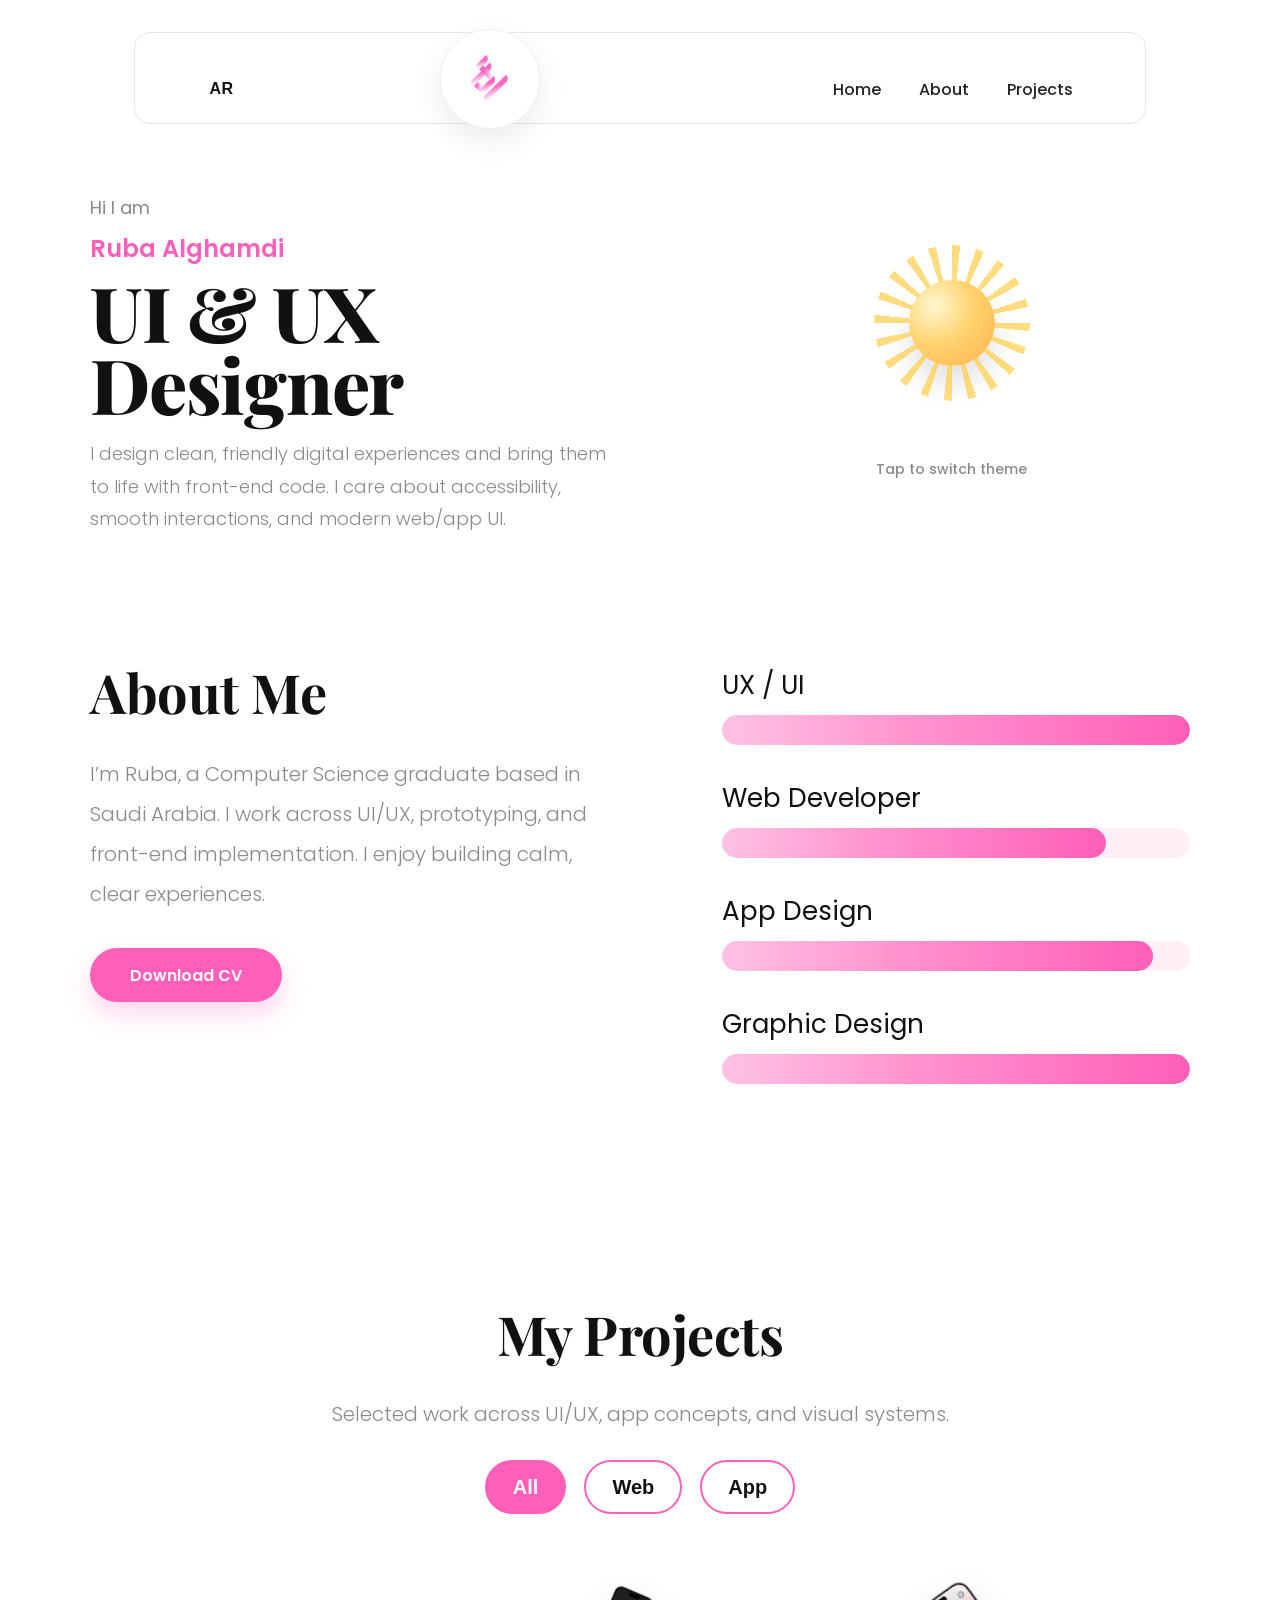
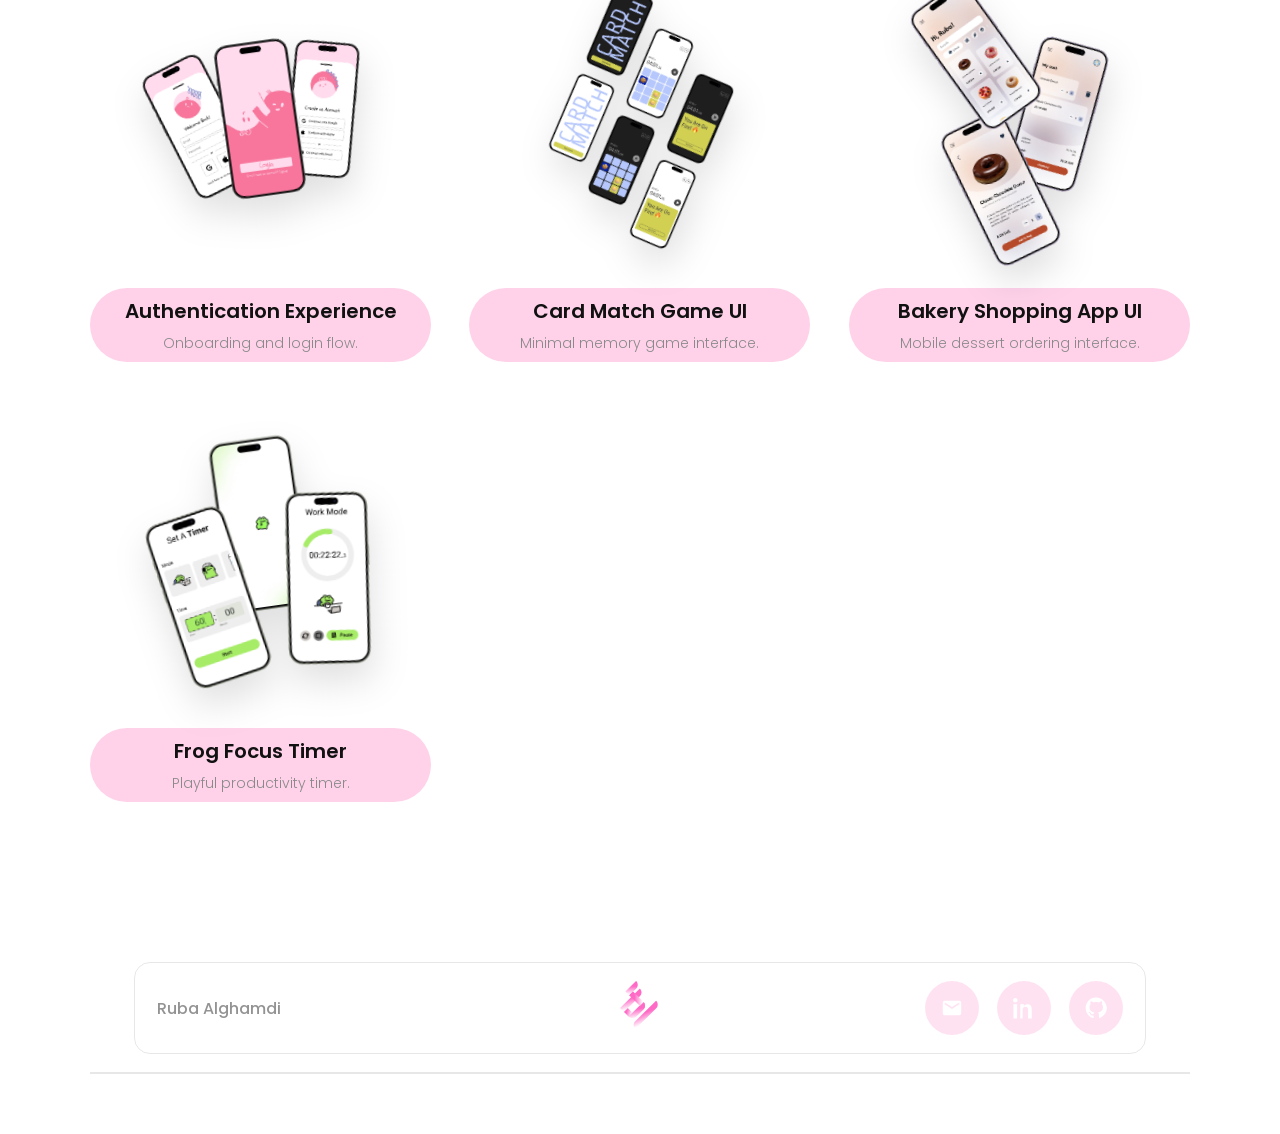
<file: index.html>
<!doctype html>
<html lang="en">
<head>
  <meta charset="UTF-8" />
  <meta name="viewport" content="width=device-width, initial-scale=1.0" />
  <title data-i18n="meta.title"></title>

  <!-- Fonts -->
  <link rel="preconnect" href="https://fonts.googleapis.com">
  <link rel="preconnect" href="https://fonts.gstatic.com" crossorigin>
  <link href="https://fonts.googleapis.com/css2?family=Cairo:wght@600;700;800&display=swap" rel="stylesheet">
  <link href="https://fonts.googleapis.com/css2?family=Playfair+Display:wght@600;700;800&family=Poppins:wght@300;400;500;600&display=swap" rel="stylesheet">

  <link rel="stylesheet" href="css/00-root.css" />
  <link rel="stylesheet" href="css/01-nav.css" />
  <link rel="stylesheet" href="css/02-hero.css" />
  <link rel="stylesheet" href="css/03-about.css" />
  <link rel="stylesheet" href="css/04-projects.css" />
  <link rel="stylesheet" href="css/06-footer.css" />
  <link rel="stylesheet" href="css/07-responsive.css" />

  <link rel="icon" href="assets/favicon.png" type="image/png" sizes="32x32">
  <link rel="icon" href="assets/favicon.png" type="image/png" sizes="16x16">
  <link rel="apple-touch-icon" href="assets/favicon.png" sizes="180x180">
</head>

<body>
  <div class="page">

    <!-- NAV -->
    <header class="navWrap reveal" data-delay="1">
      <nav class="navPill" aria-label="Primary">
        <button class="langBtn" id="langToggle" type="button">AR</button>

        <div class="logoBubble" aria-label="Logo">
          <img
            class="footerLogoImg"
            src="assets/Logo.png"
            alt="Logo"
            width="48"
            height="48"
            decoding="async"
          />
        </div>

        <div class="navLinks" role="navigation">
          <a class="navLink" href="#home" data-i18n="nav.home"></a>
          <a class="navLink" href="#about" data-i18n="nav.about"></a>
          <a class="navLink" href="#projects" data-i18n="nav.projects"></a>
        </div>
      </nav>
    </header>

    <!-- HERO -->
    <main class="hero" id="home">
      <section class="heroText reveal" data-delay="1">
        <p class="smallHi" data-i18n="hero.hi"></p>

        <p class="name" data-i18n="hero.name"></p>

        <h1 class="title">
          <span data-i18n="hero.titleTop"></span><br />
          <span data-i18n="hero.titleBottom"></span>
        </h1>

        <p class="desc" data-i18n="hero.desc"></p>
      </section>

      <section class="heroArt reveal" data-delay="2">
        <div class="artCard">
          <div class="sunMoonWrap"
               id="themeToggle"
               role="switch"
               tabindex="0"
               aria-checked="false"
               aria-label="Toggle theme">

            <div class="stars" aria-hidden="true">
              <span></span><span></span><span></span><span></span><span></span>
              <span></span><span></span><span></span><span></span><span></span>
              <span></span><span></span>
            </div>

            <div class="sunMoon" aria-hidden="true">
              <div class="crescent" aria-hidden="true"></div>
            </div>

            <p class="toggleHint" data-i18n="hero.toggleHint"></p>
          </div>
        </div>
      </section>
    </main>

    <!-- ABOUT -->
    <section class="about reveal" id="about">
      <div class="aboutGrid">

        <div class="aboutLeft reveal" data-delay="1">
          <h2 class="sectionTitle" data-i18n="about.title"></h2>

          <p class="aboutText" data-i18n="about.text"></p>

          <a class="cta cvBtn" href="assets/RubaAlghamdiCV.pdf" download data-i18n="about.cv"></a>
        </div>

        <div class="aboutRight">
          <div class="skill reveal" data-delay="1">
            <p class="skillLabel" data-i18n="skills.uiux"></p>
            <div class="bar"><span class="fill" data-level="100"></span></div>
          </div>

          <div class="skill reveal" data-delay="2">
            <p class="skillLabel" data-i18n="skills.web"></p>
            <div class="bar"><span class="fill" data-level="82"></span></div>
          </div>

          <div class="skill reveal" data-delay="3">
            <p class="skillLabel" data-i18n="skills.app"></p>
            <div class="bar"><span class="fill" data-level="92"></span></div>
          </div>

          <div class="skill reveal" data-delay="4">
            <p class="skillLabel" data-i18n="skills.graphic"></p>
            <div class="bar"><span class="fill" data-level="100"></span></div>
          </div>
        </div>

      </div>
    </section>

    <!-- PROJECTS -->
    <section class="projects" id="projects">
      <div class="projectsHead reveal">
        <h2 class="sectionTitle center" data-i18n="projects.title"></h2>
        <p class="projectsSub" data-i18n="projects.sub"></p>

        <div class="filters" role="tablist" aria-label="Project Filters">
          <button class="pill isActive" data-filter="all" type="button" data-i18n="projects.filter.all"></button>
          <button class="pill" data-filter="web" type="button" data-i18n="projects.filter.web"></button>
          <button class="pill" data-filter="app" type="button" data-i18n="projects.filter.app"></button>
        </div>
      </div>

      <!-- Auto-generated cards land here -->
      <div class="projectsGrid" id="projectsGrid"></div>
    </section>

    <!-- FOOTER -->
    <footer class="siteFooter reveal">
      <div class="footerInner">
        <p class="footerLeft" data-i18n="footer.name"></p>

        <div class="footerLogo" aria-label="Logo">
          <img
            class="footerLogoImg"
            src="assets/Logo.png"
            alt="Logo"
            width="48"
            height="48"
            decoding="async"
          />
        </div>

        <div class="footerIcons">
          <a class="iconBtn" href="mailto:rub.gmd23@gmail.com" aria-label="Email">
            <svg viewBox="0 0 24 24" width="22" height="22" aria-hidden="true">
              <path fill="currentColor" d="M20 4H4a2 2 0 0 0-2 2v12a2 2 0 0 0 2 2h16a2 2 0 0 0 2-2V6a2 2 0 0 0-2-2zm0 4-8 5L4 8V6l8 5 8-5v2z"/>
            </svg>
          </a>

          <a class="iconBtn" href="https://www.linkedin.com/in/ruba-alghamdi-a92981314" aria-label="LinkedIn">
            <svg viewBox="0 0 24 24" width="22" height="22" aria-hidden="true">
              <path fill="currentColor" d="M4.98 3.5C4.98 4.88 3.87 6 2.5 6S0 4.88 0 3.5 1.11 1 2.48 1c1.38 0 2.5 1.12 2.5 2.5zM0.5 23.5h4V7.98h-4V23.5zM8 7.98h3.83v2.12h.05c.53-1 1.84-2.12 3.78-2.12 4.04 0 4.79 2.66 4.79 6.12v9.4h-4v-8.33c0-1.99-.04-4.56-2.78-4.56-2.78 0-3.2 2.17-3.2 4.42v8.47H8V7.98z"/>
            </svg>
          </a>

          <a class="iconBtn" href="https://github.com/ruba-gh" aria-label="GitHub">
            <svg viewBox="0 0 24 24" width="22" height="22" aria-hidden="true">
              <path fill="currentColor" d="M12 .5C5.73.5.75 5.64.75 12c0 5.12 3.29 9.47 7.86 11 .58.11.79-.26.79-.57v-2.2c-3.2.71-3.87-1.58-3.87-1.58-.53-1.37-1.29-1.73-1.29-1.73-1.05-.74.08-.73.08-.73 1.16.08 1.77 1.22 1.77 1.22 1.03 1.8 2.7 1.28 3.36.98.1-.77.4-1.28.73-1.58-2.55-.3-5.23-1.3-5.23-5.78 0-1.28.45-2.33 1.18-3.15-.12-.3-.51-1.53.11-3.18 0 0 .97-.32 3.18 1.2.92-.26 1.9-.39 2.88-.39.98 0 1.96.13 2.88.39 2.21-1.52 3.18-1.2 3.18-1.2.62 1.65.23 2.88.11 3.18.73.82 1.18 1.87 1.18 3.15 0 4.5-2.69 5.47-5.25 5.77.41.36.78 1.08.78 2.18v3.23c0 .32.21.69.79.57 4.57-1.53 7.86-5.88 7.86-11C23.25 5.64 18.27.5 12 .5z"/>
            </svg>
          </a>
        </div>
      </div>
    </footer>

    <div class="thinFooterLine reveal" data-delay="2"></div>

    <!-- Data first, then app logic -->
    <script src="i18n-data.js"></script>
    <script src="projects-data.js"></script>
    <script src="script.js"></script>
  </div>
</body>
</html>
</file>
<file: css/00-root.css>
/* =========================
   TOKENS
========================= */
:root{
  --bg:#ffffff;
  --text:#111111;
  --muted:#8a8a8a;

  --pink-1:#ffd2ea;
  --pink-2:#ff5fb8;

  --card:#ffffff;
  --border:#e7e7e7;

  /* footer icons */
  --icon-bg: color-mix(in srgb, var(--pink-2) 18%, transparent);

  --transition-speed: 420ms;
}
html[dir="rtl"] {
  direction: rtl;
}

html[dir="rtl"] .navLinks {
  flex-direction: row-reverse;
}

html[dir="rtl"] .hero {
  text-align: right;
}

html[dir="rtl"] .aboutText {
  text-align: right;
}

html[dir="rtl"] .projectsHead {
  text-align: center; /* keep centered */
}
:root {
  --font-display-en: "Playfair Display", serif;
  --font-display-ar: "Cairo", sans-serif;
}

.title {
  font-family: var(--font-display-en);
}

.sectionTitle {
  font-family: var(--font-display-en);
}
html[dir="rtl"] .title {
  font-family: var(--font-display-ar);
}

html[dir="rtl"] .sectionTitle {
  font-family: var(--font-display-ar);
}

body.dark{
  --bg:#12040b;
  --text:#f7f2f5;
  --muted:#d3b8c6;

  --pink-1:#2b0f1d;
  --pink-2:#ff5fb8;

  --card: rgba(255,255,255,.06);
  --border: rgba(255,255,255,.14);

  --icon-bg: color-mix(in srgb, var(--pink-2) 22%, rgba(255,255,255,.06));
}

/* =========================
   BASE
========================= */
*{ box-sizing:border-box; }
html,body{ height:100%; }

body{
  margin:0;
  background:var(--bg);
  color:var(--text);
  font-family:Poppins, system-ui, -apple-system, "Segoe UI", Roboto, Arial, sans-serif;
}

.page{
  width: min(1100px, 92%);
  margin: 0 auto;
  padding: 24px 0 60px;
}

section{ scroll-margin-top: 110px; }

/* =========================
   GLOBAL TRANSITIONS
========================= */
body,
footer,
header,
.projectCard,
.pill,
button,
a{
  transition:
    background-color var(--transition-speed) ease,
    color var(--transition-speed) ease,
    border-color var(--transition-speed) ease,
    box-shadow var(--transition-speed) ease;
}

/* =========================
   Smooth theme fade overlay
========================= */
.themeOverlay{
  position: fixed;
  inset: 0;
  pointer-events: none;
  background: var(--bg);
  opacity: 0;
  transition: opacity 260ms ease;
  z-index: 9999;
}
.themeOverlay.isOn{ opacity: 1; }

/* =========================
   SCROLL REVEAL
========================= */
.reveal{
  opacity: 0;
  transform: translateY(18px);
  filter: blur(6px);
  transition:
    opacity 700ms cubic-bezier(.2,.9,.2,1),
    transform 700ms cubic-bezier(.2,.9,.2,1),
    filter 700ms cubic-bezier(.2,.9,.2,1);
  will-change: opacity, transform, filter;
}
.reveal.visible{
  opacity: 1;
  transform: translateY(0);
  filter: blur(0);
}

/* Reduced motion */
@media (prefers-reduced-motion: reduce){
  .reveal{ transition:none; filter:none; transform:none; opacity:1; }
}
</file>
<file: css/01-nav.css>
.navWrap{
  position: sticky;
  top: 28px;
  margin: 8px auto;
  z-index: 50;

  backdrop-filter: blur(10px);
  border-radius: 16px;
  border: 1px solid var(--border);
  background: transparent;

  padding: 6px 0;
  width: min(1100px, 92%);
}

.navPill{
  height: 78px;
  width: min(1100px, 92%);
  margin: 0 auto;

  display: grid;
  grid-template-columns: 120px 1fr 420px;
  align-items: center;

  padding: 0 22px;
}

.langBtn{
  justify-self: start;
  border: 0;
  background: transparent;
  font-weight: 600;
  letter-spacing: .5px;
  font-size: 16px;
  color: var(--text);
  cursor: pointer;
  padding: 10px 12px;
  border-radius: 999px;
}
.langBtn:hover{
  background: color-mix(in srgb, var(--pink-2) 10%, transparent);
}

.logoBubble{
  justify-self: center;
  width: 100px;
  height: 100px;
  border-radius: 999px;
  background: #fff;

  display: grid;
  place-items: center;

  box-shadow: 0 12px 30px rgba(0,0,0,.08);
  border: 1px solid rgba(0,0,0,.06);

  transform: translateY(-10px);
  z-index: 3;
}

body.dark .logoBubble{
  background: #ffd2ea92;
}

.siteLogoImg{
  width: 70px;
  height: 70px;
  object-fit: contain;
  display: block;
  opacity: .95;
}

.navLinks{
  justify-self: end;
  display: flex;
  align-items: center;
  gap: 18px;
}

.navLink{
  position: relative;
  text-decoration: none;
  color: var(--text);
  font-weight: 500;
  font-size: 16px;
  padding: 10px 10px;
  border-radius: 999px;
  opacity: .92;
}
.navLink:hover{
  background: color-mix(in srgb, var(--pink-2) 10%, transparent);
}
.navLink::after{
  content:"";
  position:absolute;
  left: 12px;
  right: 12px;
  bottom: 6px;
  height: 2px;
  border-radius: 999px;
  background: var(--pink-2);
  transform: scaleX(0);
  transform-origin: center;
  transition: transform .18s ease;
}
.navLink:hover::after{ transform: scaleX(1); }
</file>
<file: css/02-hero.css>
.hero{
  margin-top: clamp(36px, 6vw, 70px);
  display:grid;
  grid-template-columns: 1.1fr .9fr;
  gap: clamp(22px, 4vw, 40px);
  align-items: center;
}

.smallHi{
  margin:0 0 10px;
  color: var(--muted);
  font-weight:400;
  font-size: 18px;
}

.name{
  margin:0 0 10px;
  font-weight:600;
  font-size: 24px;
  color:var(--pink-2);
}

.title{
  margin:0 0 18px;
  font-family:"Playfair Display", serif;
  font-size: clamp(42px, 6vw, 76px);
  line-height: 0.95;
  letter-spacing:-1px;
}
.title span{ font-weight:800; }

.desc{
  margin:0 0 30px;
  color:var(--muted);
  font-weight:300;
  font-size: clamp(16px, 2vw, 18px);
  line-height:1.8;
  max-width:520px;
}

.cta{
  display:inline-flex;
  align-items:center;
  justify-content:center;
  height:54px;
  padding:0 34px;
  border-radius:999px;
  background:var(--pink-2);
  color:#fff;
  text-decoration:none;
  font-weight:600;
  box-shadow:0 12px 24px rgba(255,95,184,.25);
  transition:transform .15s ease, filter .15s ease;
}
.cta:hover{ transform:translateY(-2px); filter:brightness(.98); }

.heroArt{ display:flex; justify-content:center; }
.artCard{ position:relative; width:min(430px, 100%); }

/* ===== Sun/Moon Toggle ===== */
.sunMoonWrap{
  width: 100%;
  height: 280px;
  display: grid;
  place-items: center;
  outline: none;
  user-select: none;
  position: relative;
  z-index: 6;
}
.sunMoonWrap:focus-visible{
  box-shadow: 0 0 0 4px color-mix(in srgb, var(--pink-2) 35%, transparent);
  border-radius: 24px;
}

/* stars */
.stars{ position: absolute; inset: 0; opacity: 0; transition: opacity .45s cubic-bezier(.2,.9,.2,1); }
body.dark .stars{ opacity: 1; }

.stars span{
  position: absolute;
  width: 6px;
  height: 6px;
  border-radius: 999px;
  background: rgba(255,255,255,.75);
  filter: blur(.2px);
  opacity: .85;
}

/* some star positions */
.stars span:nth-child(1){ left: 26%; top: 24%; transform: scale(.7); }
.stars span:nth-child(2){ left: 40%; top: 60%; transform: scale(.55); }
.stars span:nth-child(3){ left: 58%; top: 28%; transform: scale(.9); }
.stars span:nth-child(4){ left: 72%; top: 54%; transform: scale(.6); }
.stars span:nth-child(5){ left: 84%; top: 32%; transform: scale(.45); }

/* sun/moon */
.sunMoon{
  width: 86px;
  height: 86px;
  border-radius: 50%;
  position: relative;
  display: grid;
  place-items: center;

  isolation: isolate;
  z-index: 2;

  background: radial-gradient(circle at 30% 30%,
    #fff7cf 0%,
    #ffd36f 45%,
    #ffb14a 100%
  );

  box-shadow: 0 18px 30px rgba(0,0,0,.12);

  transition:
    background .48s cubic-bezier(.2,.9,.2,1),
    box-shadow .48s cubic-bezier(.2,.9,.2,1),
    transform .48s cubic-bezier(.2,.9,.2,1);
}

/* rays */
.sunMoon::before{
  content:"";
  position:absolute;
  inset:-35px;
  border-radius:50%;

  background: repeating-conic-gradient(
    from 0deg,
    rgba(255, 205, 70, .7) 0deg 6deg,
    transparent 6deg 18deg
  );

  animation: spinRays 40s linear infinite;

  z-index:-1;
  opacity:1;

  -webkit-mask: radial-gradient(circle, transparent 42px, black 43px);
  mask: radial-gradient(circle, transparent 42px, black 43px);
}

body.dark .sunMoon::before{ opacity: 0; }

@keyframes spinRays{
  from{ transform: rotate(0deg); }
  to{ transform: rotate(360deg); }
}

/* moon state */
body.dark .sunMoon{
  background: radial-gradient(circle at 35% 30%,
    rgba(255,255,255,.95) 0%,
    rgba(225,232,255,.92) 55%,
    rgba(210,220,255,.88) 100%
  );
  box-shadow: 0 20px 34px rgba(0,0,0,.35);
  transform: scale(.96) rotate(-6deg);
}

.crescent{
  position: absolute;
  inset: 0;
  border-radius: 50%;
  transition: transform .42s cubic-bezier(.2,.9,.2,1), opacity .32s ease;
  opacity: 0;
}
body.dark .crescent{
  opacity: 1;
  transform: translateX(14px) scale(.98);
  background: var(--bg);
}

.toggleHint{
  margin: 14px 0 0;
  font-weight: 500;
  color: var(--muted);
  font-size: 14px;
}
</file>
<file: css/03-about.css>
.about{ padding: 90px 0; }

.aboutGrid{
  display:grid;
  grid-template-columns: 1.1fr .9fr;
  gap: 60px;
  align-items: start;
}

.sectionTitle{
  font-family: "Playfair Display", serif;
  font-size: 54px;
  margin: 0 0 26px;
  letter-spacing:-0.5px;
}
.sectionTitle.center{ text-align:center; }

.aboutText{
  color: var(--muted);
  font-weight: 300;
  font-size: 20px;
  line-height: 2;
  max-width: 520px;
  margin: 0 0 34px;
}

.cvBtn{ padding: 0 40px; }

.aboutRight{ padding-top: 10px; }

.skill{ margin-bottom: 34px; }

.skillLabel{
  margin: 0 0 10px;
  font-size: 26px;
  font-weight: 400;
  color: var(--text);
}

.bar{
  height: 30px;
  border-radius: 999px;
  background: color-mix(in srgb, #ffe0f0 50%, transparent);
  position: relative;
  overflow: hidden;
}

.fill{
  position:absolute;
  left:0; top:0; bottom:0;
  border-radius: 999px;
  width: 0;
  transition: width 900ms cubic-bezier(.2,.9,.2,1);
  background: linear-gradient(90deg, #ffb6de, var(--pink-2));
}

.skillBarsOn .bar .fill::after{
  content:"";
  position:absolute;
  inset:0;
  background: linear-gradient(90deg, transparent, rgba(255,255,255,.35), transparent);
  transform: translateX(-60%);
  opacity: .55;
  animation: barShine 900ms ease 200ms 1;
}

@keyframes barShine{
  from{ transform: translateX(-60%); }
  to{ transform: translateX(60%); }
}
</file>
<file: css/04-projects.css>
.projects{ padding: 90px 0 120px; }
.projectsHead{ text-align:center; }

.projectsSub{
  margin: 16px auto 28px;
  max-width: 720px;
  color: var(--muted);
  font-weight:300;
  font-size: 20px;
  line-height: 1.8;
}

/* Filter pills */
.filters{
  display:flex;
  justify-content:center;
  gap:18px;
  flex-wrap:wrap;
  margin-bottom: 46px;
}

.pill{
  height:54px;
  padding: 0 26px;
  border-radius:999px;
  background: transparent;
  border: 2px solid var(--pink-2);
  color: var(--text);
  font-size: 20px;
  font-weight:600;
  cursor:pointer;
  transition: transform .15s ease, background .15s ease, color .15s ease;
}
.pill:hover{ transform: translateY(-2px); }
.pill.isActive{ background: var(--pink-2); color:#fff; }

/* Grid (tight + responsive) */
.projectsGrid{
  display:grid;
  grid-template-columns: repeat(3, 1fr);
  gap: clamp(18px, 3vw, 44px);
  align-items: start;
}

/* Cards */
.projectCard{
  border-radius: 22px;
  overflow: visible;
}

.cardTop{
  display:flex;
  justify-content:center;
  align-items:flex-end;
  min-height: 220px;
  padding: 10px 8px 0;
}

.projectImg{
  width: min(240px, 90%);
  height: auto;
  display:block;
  transform: rotate(-8deg);
  filter: drop-shadow(0 18px 18px rgba(0,0,0,.12));
}

.cardBar{
  margin-top: 18px;
  height: 74px;
  border-radius: 999px;
  background: var(--pink-1);
  display: flex;
  align-items: center;
  justify-content: center;
  padding: 0 18px;
}

.cardInfo{ text-align: center; color: var(--text); }

.cardTitle{
  margin: 0 0 6px;
  font-size: 20px;
  font-weight: 600;
}

.cardDesc{
  margin: 0;
  color: var(--muted);
  font-weight:300;
  font-size: 14px;
  line-height: 1.6;
}
.projectCardLink{
  display: block;
  text-decoration: none;
  color: inherit;
}

.projectGalleryBtn.prev{
  left: 12px;
  right: auto;
}

.projectGalleryBtn.next{
  right: 12px;
  left: auto;
}
html[dir="rtl"] .projectGalleryBtn.prev{
  left: 12px;
  right: auto;
}

html[dir="rtl"] .projectGalleryBtn.next{
  right: 12px;
  left: auto;
}
</file>
<file: css/06-footer.css>
.siteFooter{
  margin: 40px auto 0;
  width: min(1100px, 92%);
  border: 1px solid var(--border);
  border-radius: 16px;
  padding: 6px 0;
}

.footerInner{
  height: 78px;
  display: grid;
  grid-template-columns: 1fr auto 1fr;
  align-items: center;
  gap: 18px;
  padding: 0 22px;
  overflow: visible;
}

.footerLeft{
  margin:0;
  color: var(--muted);
  font-weight:500;
  font-size: 16px;
  justify-self:start;
  opacity: .92;
}

.footerLogo{
  justify-self: center;
  display: grid;
  place-items: center;
  margin-top: -6px;
}

.footerLogoImg{
  width: 48px;
  height: 48px;
  object-fit: contain;
  display: block;
  opacity: .95;
}

.footerIcons{
  justify-self: end;
  display: flex;
  align-items: center;
  gap: 18px;
}

/* Icon buttons */
.footerIcons .iconBtn{
  width:54px;
  height:54px;
  border-radius:999px;
  background: var(--icon-bg);
  color:#fff;
  display:grid;
  place-items:center;
  text-decoration:none;
  border: 0;
  transition: transform .15s ease, filter .15s ease;
}

.footerIcons .iconBtn svg{
  width:22px;
  height:22px;
  fill: currentColor;
}

.footerIcons .iconBtn:hover{
  transform: translateY(-2px);
  filter: brightness(.95);
}

.thinFooterLine{
  margin-top: 18px;
  border-top: 2px solid var(--border);
}
</file>
<file: css/07-responsive.css>
@media (max-width: 900px){
  .navPill{
    grid-template-columns: 92px 1fr 1fr;
    height: 74px;
  }
  .navLinks{ gap: 10px; }
  .navLink{ font-size: 14px; padding: 10px 8px; }

  .hero{
    grid-template-columns: 1fr;
  }
  .heroArt{ justify-content: flex-start; }

  .aboutGrid{
    grid-template-columns: 1fr;
    gap: 40px;
  }
  .sectionTitle{ font-size: 44px; }
  .skillLabel{ font-size: 22px; }
  .bar{ height: 26px; }

  .footerInner{
    grid-template-columns: 1fr;
    text-align: center;
    height: auto;
    padding: 18px 22px;
    gap: 14px;
  }
  .footerLeft{ justify-self: center; }
  .footerIcons{ justify-self: center; }
}

@media (max-width: 650px){
  .navLinks{ display:none; }
  .navPill{ grid-template-columns: 120px 1fr; }

  .projectImg{ transform: rotate(-4deg); }
}

@media (max-width: 480px){
  .footerIcons{ gap: 12px; }
  .footerIcons .iconBtn{
    width: 48px;
    height: 48px;
  }
}
/* =========================
   MOBILE NAV COMPACT
========================= */
@media (max-width: 520px){

  .navWrap{
    top: 10px;          /* less sticky offset */
    padding: 4px 0;
    border-radius: 14px;
  }

  .navPill{
    height: 56px;       /* smaller */
    padding: 0 14px;
    grid-template-columns: 70px 1fr; /* EN + center */
  }

  .langBtn{
    font-size: 14px;
    padding: 8px 10px;
  }

  .logoBubble{
    width: 62px;
    height: 62px;
    transform: translateY(-6px); /* smaller lift */
    box-shadow: 0 10px 22px rgba(0,0,0,.08);
  }

  .siteLogoImg{
    width: 42px;
    height: 42px;
  }

  /* =========================
     MOBILE FOOTER COMPACT
  ========================= */
  .siteFooter{
    margin-top: 18px;
    padding: 4px 0;
    border-radius: 14px;
  }

  .footerInner{
    padding: 12px 14px;
    gap: 10px;
  }

  .footerLogoImg{
    width: 40px;
    height: 40px;
  }

  .footerIcons{
    gap: 10px;
  }

  .footerIcons .iconBtn{
    width: 44px;
    height: 44px;
  }

  .footerIcons .iconBtn svg{
    width: 20px;
    height: 20px;
  }

  .thinFooterLine{
    margin-top: 12px;
  }
}
/* =========================
   PROJECTS: FORCE 2 COLUMNS ON PHONE
========================= */
@media (max-width: 650px){
  .projectsGrid{
    grid-template-columns: repeat(2, minmax(0, 1fr));
    gap: 18px;
  }

  .cardTop{
    min-height: 180px;
  }

  .projectImg{
    width: 92%;
    transform: rotate(-4deg);
  }

  .cardBar{
    height: 64px;
    padding: 0 12px;
  }

  .cardTitle{ font-size: 16px; }
  .cardDesc{ font-size: 12px; }
}

/* Optional: on very small phones switch to 1 column */
@media (max-width: 380px){
  .projectsGrid{
    grid-template-columns: 1fr;
  }
}
</file>
